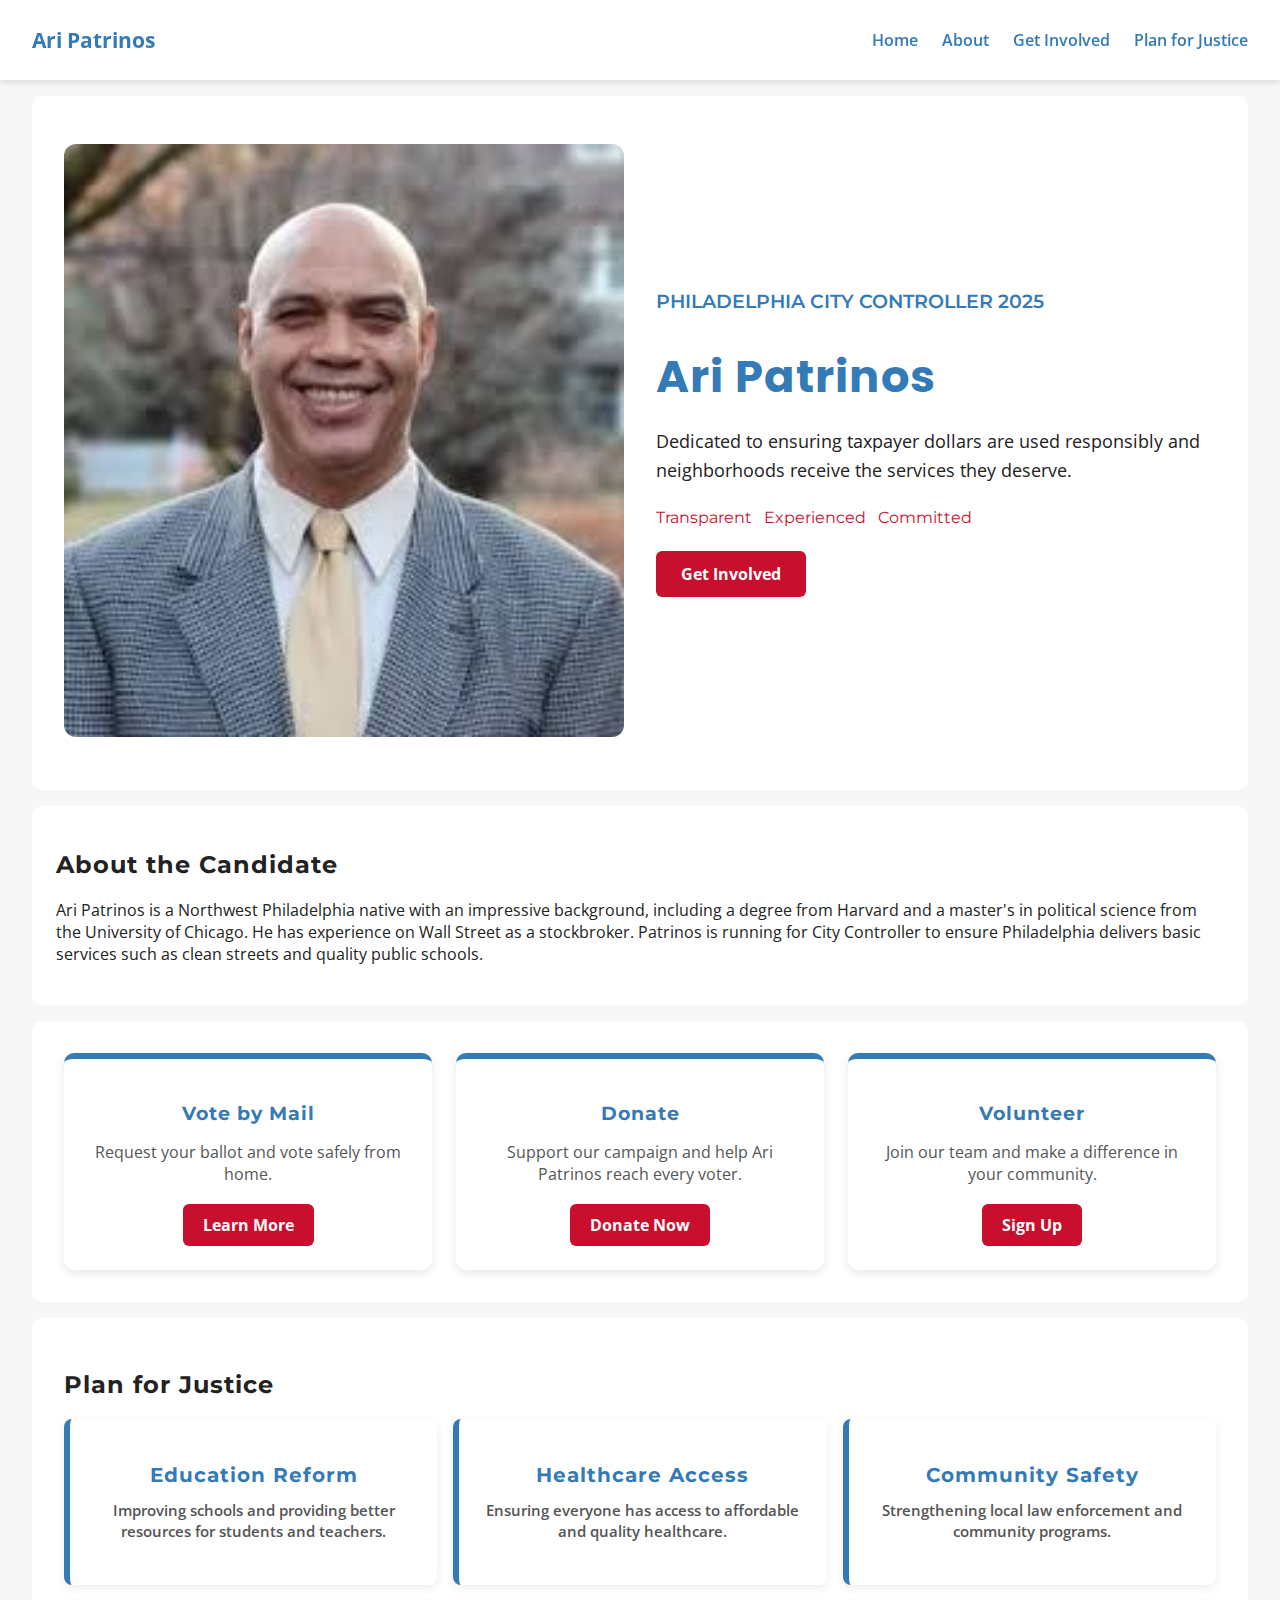
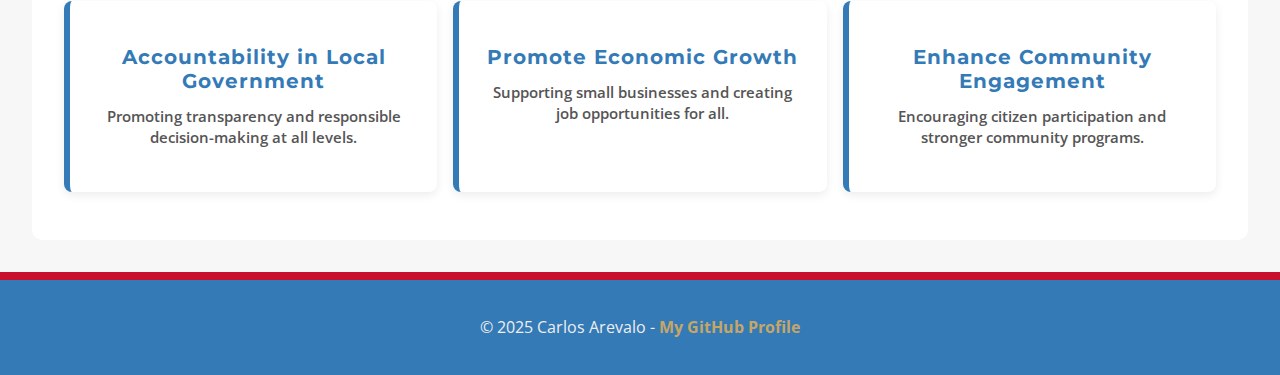
<file: index.html>
<!DOCTYPE html>
<html lang="en">
<head>
  <meta charset="UTF-8">
  <meta name="viewport" content="width=device-width, initial-scale=1.0">
  <title>Ari Patrinos for City Controller</title>

  <!-- Fonts -->
  <link href="https://fonts.googleapis.com/css2?family=Montserrat:wght@700&family=Open+Sans&display=swap" rel="stylesheet">
  <link href="https://fonts.googleapis.com/css2?family=Poppins:wght@700&display=swap" rel="stylesheet">

  <!-- Styles -->
  <link rel="stylesheet" href="styles.css">

</head>
<body>

  <!-- NAVIGATION -->
    <nav class="navbar">
        <div class="nav-logo">
            <a href="index.html">Ari Patrinos</a>
        </div>
        <ul class="nav-links">
            <li><a href="index.html">Home</a></li>
            <li><a href="#about">About</a></li>
            <li><a href="#action-cards">Get Involved</a></li>
            <li><a href="#plan">Plan for Justice</a></li>
        </ul>
    </nav>

  <!-- HERO SECTION -->
<section id="hero" class="hero">
  <div class="hero-image">
    <img src="images/ariPatrinos.jpeg" alt="Photo of Ari Patrinos">
  </div>
  <div class="hero-text">
    <div class="hero-subtitle">Philadelphia City Controller 2025</div>
    <h1>Ari Patrinos</h1>
    <p>Dedicated to ensuring taxpayer dollars are used responsibly and neighborhoods receive the services they deserve.</p>
    <div class="hero-adjectives">
      <span>Transparent</span>
      <span>Experienced</span>
      <span>Committed</span>
    </div>
    <div class="hero-buttons">
      <a href="#action-cards" class="btn">Get Involved</a>
    </div>
  </div>
</section>




  <!-- ABOUT -->
  <section id="about" class="about">
    <h2>About the Candidate</h2>
    <p>Ari Patrinos is a Northwest Philadelphia native with an impressive background, including a degree from Harvard and a master's 
       in political science from the University of Chicago. He has experience on Wall Street as a stockbroker. Patrinos is running 
       for City Controller to ensure Philadelphia delivers basic services such as clean streets and quality public schools.</p>
  </section>

  <!-- ACTION CARDS: Vote, Donate, Volunteer -->
  <section id="action-cards" class="action-cards">
    <div class="card">
      <h3>Vote by Mail</h3>
      <p>Request your ballot and vote safely from home.</p>
      <a href="vote.html" class="btn">Learn More</a>
    </div>
    <div class="card">
      <h3>Donate</h3>
      <p>Support our campaign and help Ari Patrinos reach every voter.</p>
      <a href="donate.html" class="btn">Donate Now</a>
    </div>
    <div class="card">
      <h3>Volunteer</h3>
      <p>Join our team and make a difference in your community.</p>
      <a href="volunteer.html" class="btn">Sign Up</a>
    </div>
  </section>

<!-- PLAN FOR JUSTICE -->
  <section id="plan" class="plan">
    <h2>Plan for Justice</h2>
    <div class="plan-cards">
        <div class="plan-card">
            <h3>Education Reform</h3>
            <p>Improving schools and providing better resources for students and teachers.</p>
        </div>
        <div class="plan-card">
            <h3>Healthcare Access</h3>
            <p>Ensuring everyone has access to affordable and quality healthcare.</p>
        </div>
        <div class="plan-card">
            <h3>Community Safety</h3>
            <p>Strengthening local law enforcement and community programs.</p>
        </div>
        <div class="plan-card">
            <h3>Accountability in Local Government</h3>
            <p>Promoting transparency and responsible decision-making at all levels.</p>
        </div>
        <div class="plan-card">
            <h3>Promote Economic Growth</h3>
            <p>Supporting small businesses and creating job opportunities for all.</p>
        </div>
        <div class="plan-card">
            <h3>Enhance Community Engagement</h3>
            <p>Encouraging citizen participation and stronger community programs.</p>
        </div>
    </div>
  </section>

  <footer>
    <p>
      &copy; 2025 Carlos Arevalo - 
      <a href="https://github.com/careval1" target="_blank">My GitHub Profile</a>
    </p>
  </footer>

</body>
</html>
</file>
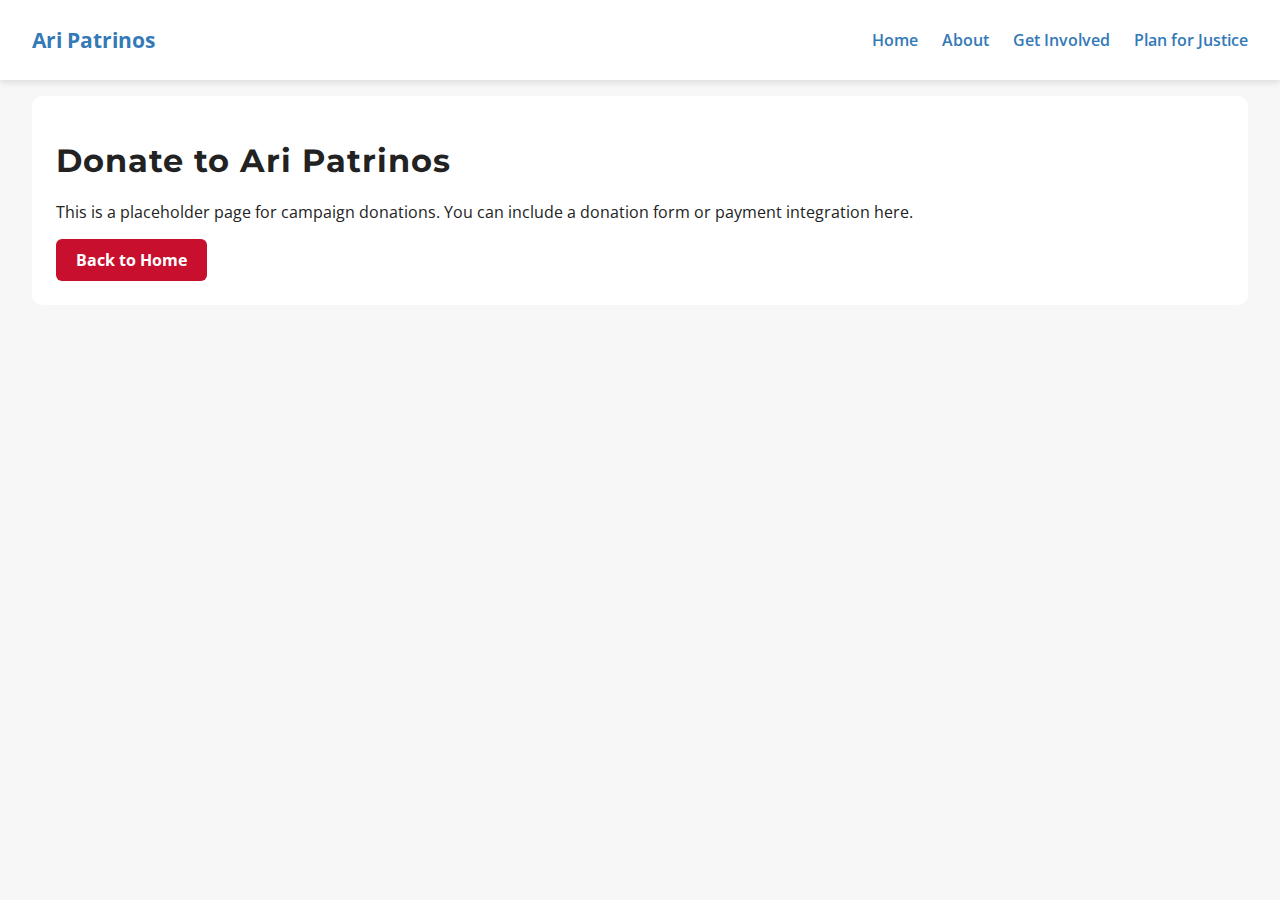
<file: donate.html>
<!DOCTYPE html>
<html lang="en">
<head>
  <meta charset="UTF-8">
  <meta name="viewport" content="width=device-width, initial-scale=1.0">
  <title>Donate - Ari Patrinos Campaign</title>

  <link href="https://fonts.googleapis.com/css2?family=Montserrat:wght@700&family=Open+Sans&display=swap" rel="stylesheet">
  <link rel="stylesheet" href="styles.css">
</head>
<body>

  <!-- NAVIGATION -->
    <nav class="navbar">
        <div class="nav-logo">
            <a href="index.html">Ari Patrinos</a>
        </div>
        <ul class="nav-links">
            <li><a href="index.html">Home</a></li>
            <li><a href="#about">About</a></li>
            <li><a href="#action-cards">Get Involved</a></li>
            <li><a href="#plan">Plan for Justice</a></li>
        </ul>
    </nav>

  <section class="donate-page">
    <h1>Donate to Ari Patrinos</h1>
    <p>This is a placeholder page for campaign donations. You can include a donation form or payment integration here.</p>
    <a href="index.html" class="btn">Back to Home</a>
  </section>

</body>
</html>
</file>
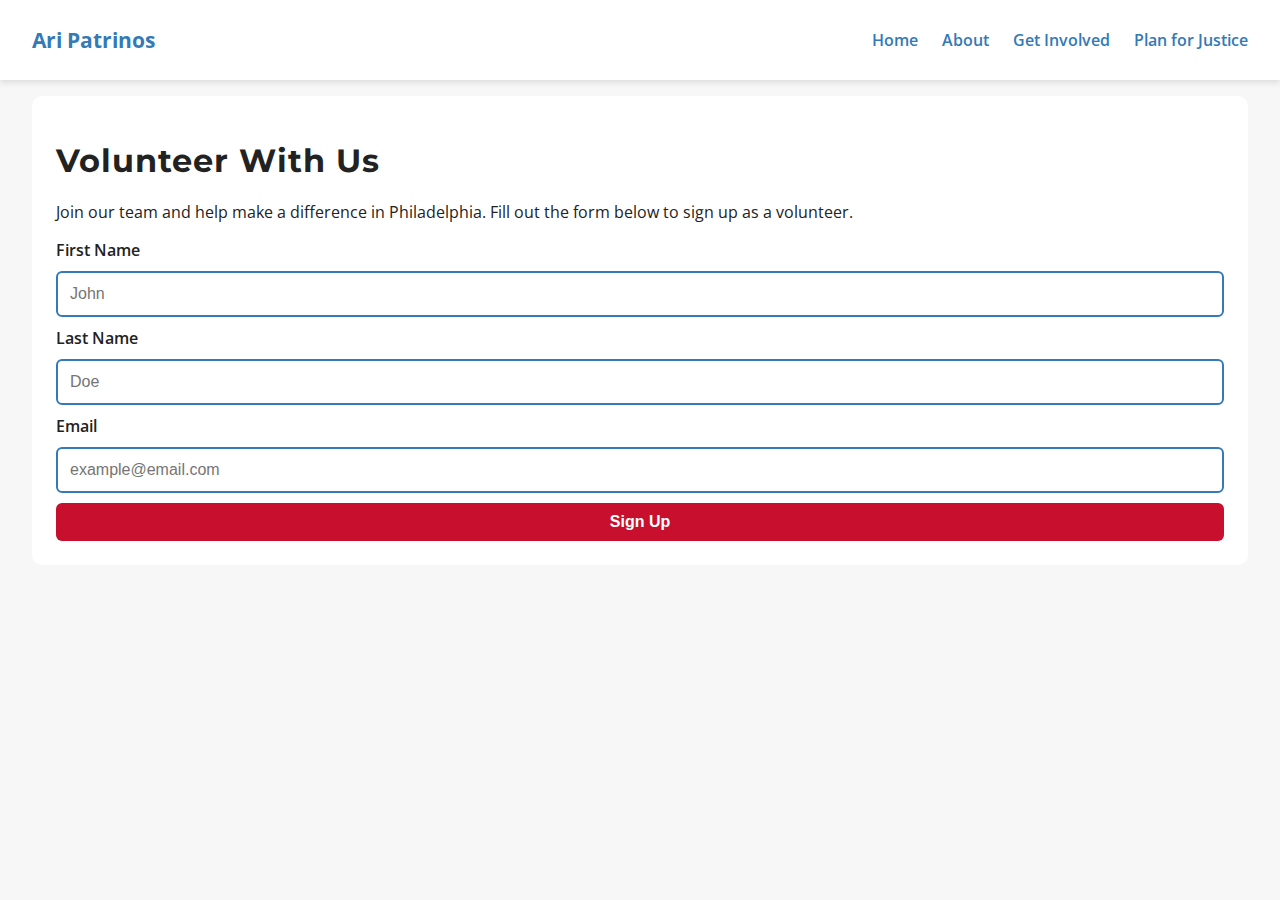
<file: volunteer.html>
<!DOCTYPE html>
<html lang="en">
<head>
  <meta charset="UTF-8">
  <meta name="viewport" content="width=device-width, initial-scale=1.0">
  <title>Volunteer - Ari Patrinos Campaign</title>

  <link href="https://fonts.googleapis.com/css2?family=Montserrat:wght@700&family=Open+Sans&display=swap" rel="stylesheet">
  <link rel="stylesheet" href="styles.css">
</head>
<body>

  <!-- NAVIGATION -->
    <nav class="navbar">
        <div class="nav-logo">
            <a href="index.html">Ari Patrinos</a>
        </div>
        <ul class="nav-links">
            <li><a href="index.html">Home</a></li>
            <li><a href="#about">About</a></li>
            <li><a href="#action-cards">Get Involved</a></li>
            <li><a href="#plan">Plan for Justice</a></li>
        </ul>
    </nav>

  <!-- VOLUNTEER SECTION -->
  <section class="volunteer-page">
    <h1>Volunteer With Us</h1>
    <p>Join our team and help make a difference in Philadelphia. Fill out the form below to sign up as a volunteer.</p>

    <form aria-label="Volunteer signup form">
      <label for="fname">First Name</label>
      <input id="fname" type="text" name="fname" placeholder="John" required>

      <label for="lname">Last Name</label>
      <input id="lname" type="text" name="lname" placeholder="Doe" required>

      <label for="email">Email</label>
      <input id="email" type="email" name="email" placeholder="example@email.com" required>

      <button type="submit" class="btn">Sign Up</button>
    </form>
  </section>

</body>
</html>
</file>
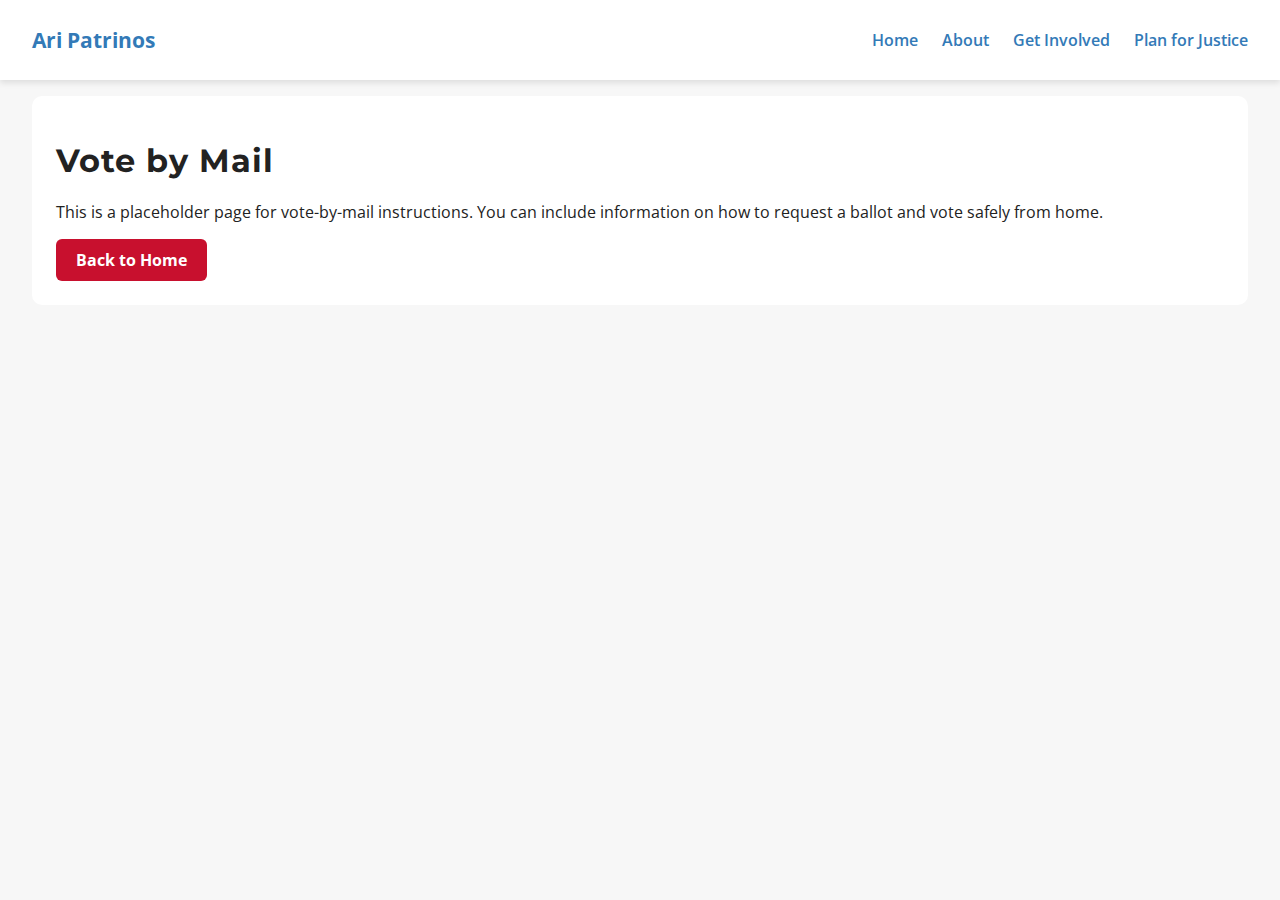
<file: vote.html>
<!DOCTYPE html>
<html lang="en">
<head>
  <meta charset="UTF-8">
  <meta name="viewport" content="width=device-width, initial-scale=1.0">
  <title>Vote by Mail - Ari Patrinos Campaign</title>

  <link href="https://fonts.googleapis.com/css2?family=Montserrat:wght@700&family=Open+Sans&display=swap" rel="stylesheet">
  <link rel="stylesheet" href="styles.css">
</head>
<body>

  <!-- NAVIGATION -->
    <nav class="navbar">
        <div class="nav-logo">
            <a href="index.html">Ari Patrinos</a>
        </div>
        <ul class="nav-links">
            <li><a href="index.html">Home</a></li>
            <li><a href="#about">About</a></li>
            <li><a href="#action-cards">Get Involved</a></li>
            <li><a href="#plan">Plan for Justice</a></li>
        </ul>
    </nav>

  <section class="vote-page">
    <h1>Vote by Mail</h1>
    <p>This is a placeholder page for vote-by-mail instructions. You can include information on how to request a ballot and vote safely from home.</p>
    <a href="index.html" class="btn">Back to Home</a>
  </section>

</body>
</html>
</file>
<file: styles.css>
/* GLOBAL STYLES */
:root {
  --primary-blue: #337AB7;
  --accent-red: #C8102E;
  --light-gray: #F7F7F7;
  --gold: #C6A667;
}

body {
  font-family: 'Open Sans', sans-serif;
  margin: 0;
  background-color: var(--light-gray);
  color: #222;
}

h1, h2, h3 {
  font-family: 'Montserrat', sans-serif;
  letter-spacing: 1px;
}

/* NAVIGATION */
.navbar {
  position: sticky;
  top: 0;
  background: rgba(255,255,255,0.95);
  display: flex;
  justify-content: space-between;
  align-items: center;
  padding: 0.8rem 2rem;
  box-shadow: 0 3px 6px rgba(0,0,0,0.1);
  z-index: 1000;
}

.nav-logo a {
  font-weight: bold;
  font-size: 1.3rem;
  color: var(--primary-blue);
  text-decoration: none;
}

.nav-links {
  list-style: none;
  display: flex;
  gap: 1.5rem;
}

.nav-links a {
  text-decoration: none;
  font-weight: 600;
  color: var(--primary-blue);
  transition: 0.25s;
}

.nav-links a:hover {
  color: var(--accent-red);
}

/* HERO SECTION */
.hero {
  display: grid;
  grid-template-columns: 1fr 1fr;
  align-items: center;
  gap: 2rem;
  padding: 3rem 2rem;
  background: white;
  color: #222;
}

.hero-image img {
  width: 100%;
  max-width: 700px;
  border-radius: 12px;
}

.hero-text h1 {
  font-family: 'Poppins', sans-serif;
  font-weight: 700;
  font-size: 2.8rem;
  margin-bottom: 1rem;
  color: var(--primary-blue);
}

.hero-subtitle {
  font-family: 'Montserrat', sans-serif;
  font-weight: 600;
  font-size: 1.2rem;
  color: var(--primary-blue);
  margin-bottom: 0.5rem;
  text-transform: uppercase;
}

.hero-text p {
  font-size: 1.1rem;
  line-height: 1.6;
  margin-bottom: 1.5rem;
}

.hero-adjectives {
  font-family: 'Montserrat', sans-serif;
  font-size: 1rem;
  color: var(--accent-red);
  margin: 0.5rem 0 1.5rem 0;
  text-align: left;
}

.hero-adjectives span {
  padding: 0 0.5rem 0 0;
}

.hero-buttons {
  display: flex;
  gap: 1rem;
}

.hero-buttons .btn {
  padding: 12px 25px;
  font-size: 1rem;
  font-weight: bold;
  background: var(--accent-red);
  color: white;
  border: none;
  border-radius: 6px;
  cursor: pointer;
  text-decoration: none;
  transition: 0.3s;
}

.hero-buttons .btn:hover {
  background: var(--primary-blue);
  color: white;
}

/* ACTION CARDS */
.action-cards {
  display: grid;
  grid-template-columns: repeat(auto-fit, minmax(250px, 1fr));
  gap: 1.5rem;
  padding: 2rem;
}

.card {
  background: white;
  padding: 1.5rem;
  border-radius: 10px;
  text-align: center;
  border-top: 6px solid var(--primary-blue);
  box-shadow: 0 3px 10px rgba(0,0,0,0.1);
  transition: transform 0.3s ease, box-shadow 0.3s ease;
}

.card:hover {
  transform: translateY(-8px);
  box-shadow: 0 8px 20px rgba(0,0,0,0.15);
}

.card h3 {
  margin-bottom: 0.8rem;
  color: var(--primary-blue);
}

.card p {
  margin-bottom: 1.2rem;
  color: #555;
  line-height: 1.4;
}

/* PLAN FOR JUSTICE */
.plan {
  padding: 2rem;
}

.plan-cards {
  display: grid;
  grid-template-columns: repeat(3, 1fr);
  gap: 1rem;
  margin: 1rem 0;
}

.plan-card {
  background: white;
  padding: 1.5rem;
  border-radius: 8px;
  border-left: 6px solid var(--primary-blue);
  box-shadow: 0 3px 10px rgba(0,0,0,0.08);
  font-weight: 600;
  text-align: center;
  font-size: 1.05rem;
  cursor: pointer;
  transition: transform 0.3s ease, box-shadow 0.3s ease;
}

.plan-card:hover {
  transform: translateY(-8px);
  box-shadow: 0 8px 20px rgba(0,0,0,0.15);
}

.plan-card h3 {
  margin-bottom: 0.8rem;
  color: var(--primary-blue);
}

.plan-card p {
  margin: 0 0 1.2rem 0;
  font-size: 0.95rem;
  color: #555;
  line-height: 1.4;
}

/* BUTTONS */
.btn {
  padding: 10px 20px;
  font-size: 1rem;
  background: var(--accent-red);
  color: white;
  border: none;
  border-radius: 6px;
  font-weight: bold;
  cursor: pointer;
  text-decoration: none;
  display: inline-block;
  transition: 0.25s;
}

.btn:hover {
  background: var(--primary-blue);
}

.btn:focus, .nav-links a:focus {
  outline: 2px solid var(--gold);
  outline-offset: 2px;
}

/* SECTIONS */
section {
  background: white;
  padding: 1.5rem;
  border-radius: 10px;
  margin: 1rem 2rem;
}

.candidate-photo {
  width: 100%;
  height: auto;
  border-radius: 8px;
  border: 3px solid var(--primary-blue);
  margin-bottom: 1rem;
}

/* FORMS */
form {
  display: flex;
  flex-direction: column;
  gap: 10px;
}

label {
  font-weight: 600;
}

input {
  padding: 12px;
  border: 2px solid var(--primary-blue);
  border-radius: 6px;
  font-size: 1rem;
}

/* FOOTER */
footer {
  background: var(--primary-blue);
  color: #eee;
  text-align: center;
  padding: 1.3rem;
  margin-top: 2rem;
  border-top: 8px solid var(--accent-red);
}

footer a {
  color: var(--gold);
  text-decoration: none;
  font-weight: bold;
}

footer a:hover {
  color: white;
}

/* RESPONSIVE DESIGN */
@media (max-width: 900px) {
  .hero {
    grid-template-columns: 1fr;
    text-align: center;
    padding: 2rem 1rem;
  }

  .hero-buttons {
    justify-content: center;
  }

  .navbar {
    flex-direction: column;
    gap: 0.5rem;
  }

  .plan-cards {
    grid-template-columns: repeat(2, 1fr);
  }
}

@media (max-width: 600px) {
  .hero-text h1 {
    font-size: 2rem;
  }

  .hero-subtitle {
    font-size: 1rem;
  }

  .hero-text p {
    font-size: 1rem;
  }

  .hero-adjectives {
    font-size: 0.95rem;
  }

  section {
    padding: 1rem;
  }

  .btn {
    width: 100%;
  }

  .plan-cards {
    grid-template-columns: 1fr;
  }
}
</file>
